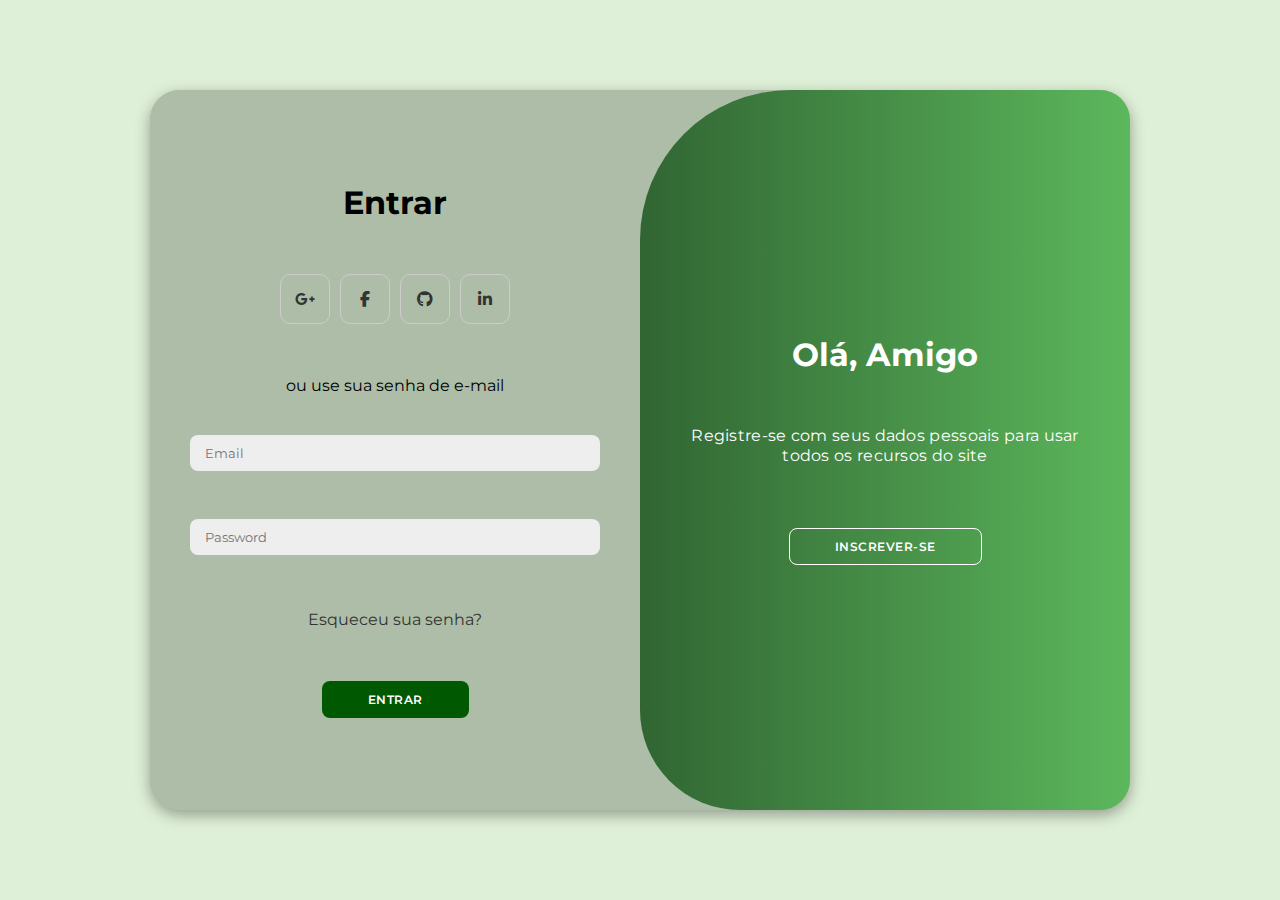
<file: login.html>
<!DOCTYPE html>
<html lang="en">

<head>
    <meta charset="UTF-8">
    <meta name="viewport" content="width=device-width, initial-scale=1.0">
    <link rel="stylesheet" href="https://cdnjs.cloudflare.com/ajax/libs/font-awesome/6.4.2/css/all.min.css">
    <link rel="stylesheet" href="login.css">
    <title>Adopet</title>
</head>

<body>

    <div class="container" id="container">
        <div class="form-container sign-up">
            <form>
                <h1>Criar Conta</h1>
                <div class="social-icons">
                    <a href="#" class="icon"><i class="fa-brands fa-google-plus-g"></i></a>
                    <a href="#" class="icon"><i class="fa-brands fa-facebook-f"></i></a>
                    <a href="#" class="icon"><i class="fa-brands fa-github"></i></a>
                    <a href="#" class="icon"><i class="fa-brands fa-linkedin-in"></i></a>
                </div>
                <span>ou use o e-mail para fazer o registro</span>
                <input type="text" placeholder="Nome">
                <input type="email" placeholder="Email">
                <input type="password" placeholder="Senha">
                <button>Criar</button>
            </form>
        </div>
        <div class="form-container sign-in">
            <form>
                <h1>Entrar</h1>
                <div class="social-icons">
                    <a href="#" class="icon"><i class="fa-brands fa-google-plus-g"></i></a>
                    <a href="#" class="icon"><i class="fa-brands fa-facebook-f"></i></a>
                    <a href="#" class="icon"><i class="fa-brands fa-github"></i></a>
                    <a href="#" class="icon"><i class="fa-brands fa-linkedin-in"></i></a>
                </div>
                <span>ou use sua senha de e-mail</span>
                <input type="email" placeholder="Email">
                <input type="password" placeholder="Password">
                <a href="#">Esqueceu sua senha?</a>
                <button>Entrar</button>
            </form>
        </div>
        <div class="toggle-container">
            <div class="toggle">
                <div class="toggle-panel toggle-left">
                    <h1>Bem-Vindo de Volta</h1>
                    <p>Insira seus dados pessoais para usar todos os recursos do site</p>
                    <button class="hidden" id="login">Sign In</button>
                </div>
                <div class="toggle-panel toggle-right">
                    <h1>Olá, Amigo</h1>
                    <p>Registre-se com seus dados pessoais para usar todos os recursos do site</p>
                    <button class="hidden" id="register">Inscrever-se</button>
                </div>
            </div>
        </div>
    </div>

    <script src="script.js"></script>
</body>

</html>
</file>
<file: login.css>
@import url('https://fonts.googleapis.com/css2?family=Montserrat:wght@300;400;500;600;700&display=swap');

:root {
    --primary-100:#5CB85C;
    --primary-200:#3d9a41;
    --primary-300:#005900;
    --accent-100:#8BC34A;
    --accent-200:#286400;
    --text-100:#333333;
    --text-200:#5c5c5c;
    --bg-100:#DFF0D8;
    --bg-200:#d5e6ce;
    --bg-300:#adbda7;
      
}

*{
    margin: 0;
    padding: 0;
    box-sizing: border-box;
    font-family: 'Montserrat', sans-serif;
}

body{
    background-color: var(--bg-100);
    display: flex;
    align-items: center;
    justify-content: center;
    flex-direction: column;
    height: 100vh;
}

.container{
    background-color: var(--bg-300);
    border-radius: 30px;
    box-shadow: 0 5px 15px rgba(0, 0, 0, 0.35);
    position: relative;
    overflow: hidden;
    width: 980px;
    max-width: 100%;
    min-height: 720px;
}

.container p{
    font-size: 1rem;
    line-height: 20px;
    letter-spacing: 0.3px;
    margin: 20px 0;
}

.container span{
    font-size: 1rem;
}

.container a{
    color: #333;
    font-size: 1rem;
    text-decoration: none;
    margin: 15px 0 10px;
}

.container button{
    background-color: var(--primary-300);
    color: #fff;
    font-size: 12px;
    padding: 10px 45px;
    border: 1px solid transparent;
    border-radius: 8px;
    font-weight: 600;
    letter-spacing: 0.5px;
    text-transform: uppercase;
    margin-top: 10px;
    cursor: pointer;
}

.container button.hidden{
    background-color: transparent;
    border-color: #fff;
}

.container form{
    gap: 2rem ;
    background-color: var(--bg-300);
    display: flex;
    align-items: center;
    justify-content: center;
    flex-direction: column;
    padding: 0 40px;
    height: 100%;
}

.container input{
    background-color: #eee;
    border: none;
    margin: 8px 0;
    padding: 10px 15px;
    font-size: 13px;
    border-radius: 8px;
    width: 100%;
    outline: none;
}

.form-container{
    position: absolute;
    top: 0;
    height: 100%;
    transition: all 0.6s ease-in-out;
}

.sign-in{
    left: 0;
    width: 50%;
    z-index: 2;
}

.container.active .sign-in{
    transform: translateX(100%);
}

.sign-up{
    left: 0;
    width: 50%;
    opacity: 0;
    z-index: 1;
}

.container.active .sign-up{
    transform: translateX(100%);
    opacity: 1;
    z-index: 5;
    animation: move 0.6s;
}

@keyframes move{
    0%, 49.99%{
        opacity: 0;
        z-index: 1;
    }
    50%, 100%{
        opacity: 1;
        z-index: 5;
    }
}

.social-icons{
    margin: 20px 0;
}

.social-icons a{
    border: 1px solid #ccc;
    border-radius: 20%;
    display: inline-flex;
    justify-content: center;
    align-items: center;
    margin: 0 3px;
    width: 50px;
    height: 50px;
}

.toggle-container{
    position: absolute;
    top: 0;
    left: 50%;
    width: 50%;
    height: 100%;
    overflow: hidden;
    transition: all 0.6s ease-in-out;
    border-radius: 150px 0 0 100px;
    z-index: 1000;
}

.container.active .toggle-container{
    transform: translateX(-100%);
    border-radius: 0 150px 100px 0;
}

.toggle{
    background-color: var(--accent-100);
    height: 100%;
    background: linear-gradient(to right, #051209, #5CB85C);
    color: #fff;
    position: relative;
    left: -100%;
    height: 100%;
    width: 200%;
    transform: translateX(0);
    transition: all 0.6s ease-in-out;
}

.container.active .toggle{
    transform: translateX(50%);
}

.toggle-panel{
    gap: 2rem;
    position: absolute;
    width: 50%;
    height: 100%;
    display: flex;
    align-items: center;
    justify-content: center;
    flex-direction: column;
    padding: 0 30px;
    text-align: center;
    top: 0;
    transform: translateX(0);
    transition: all 0.6s ease-in-out;
}

.toggle-left{
    transform: translateX(-200%);
}

.container.active .toggle-left{
    transform: translateX(0);
}

.toggle-right{
    right: 0;
    transform: translateX(0);
}

.container.active .toggle-right{
    transform: translateX(200%);
}
</file>
